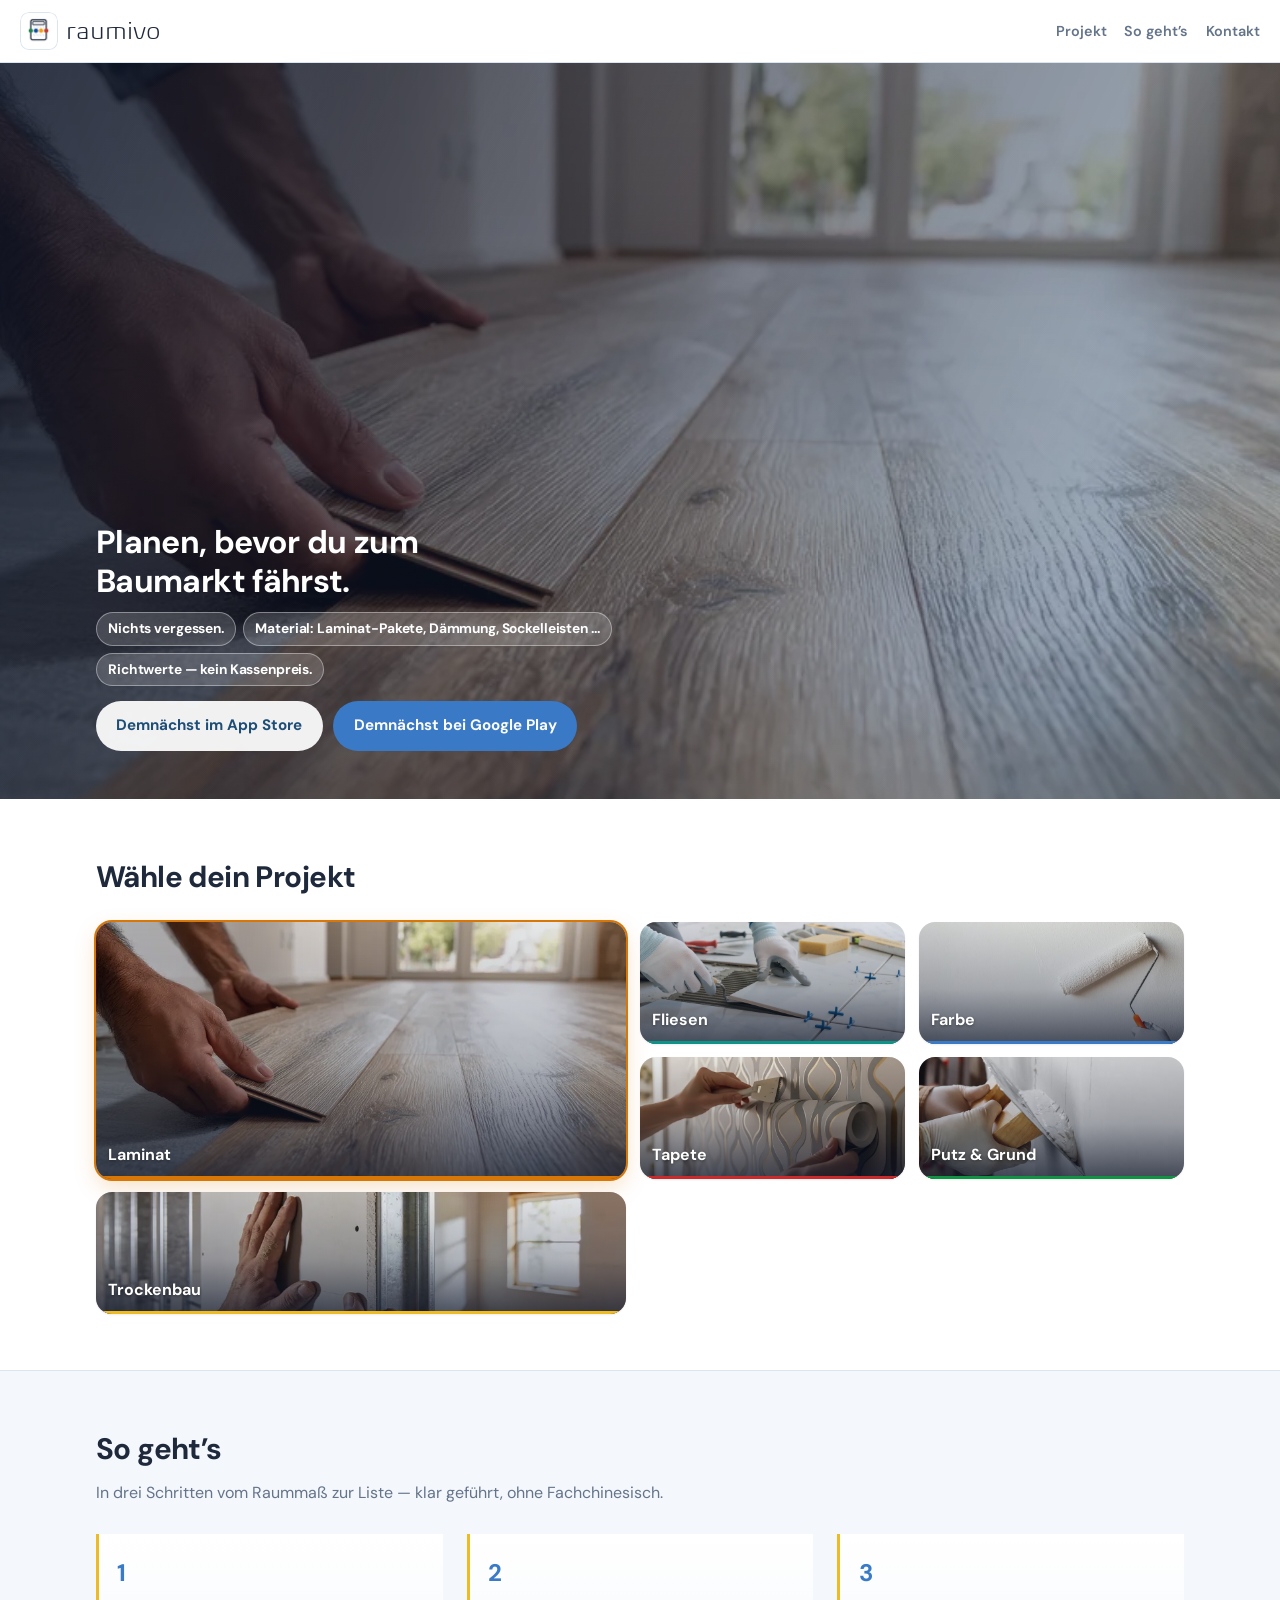
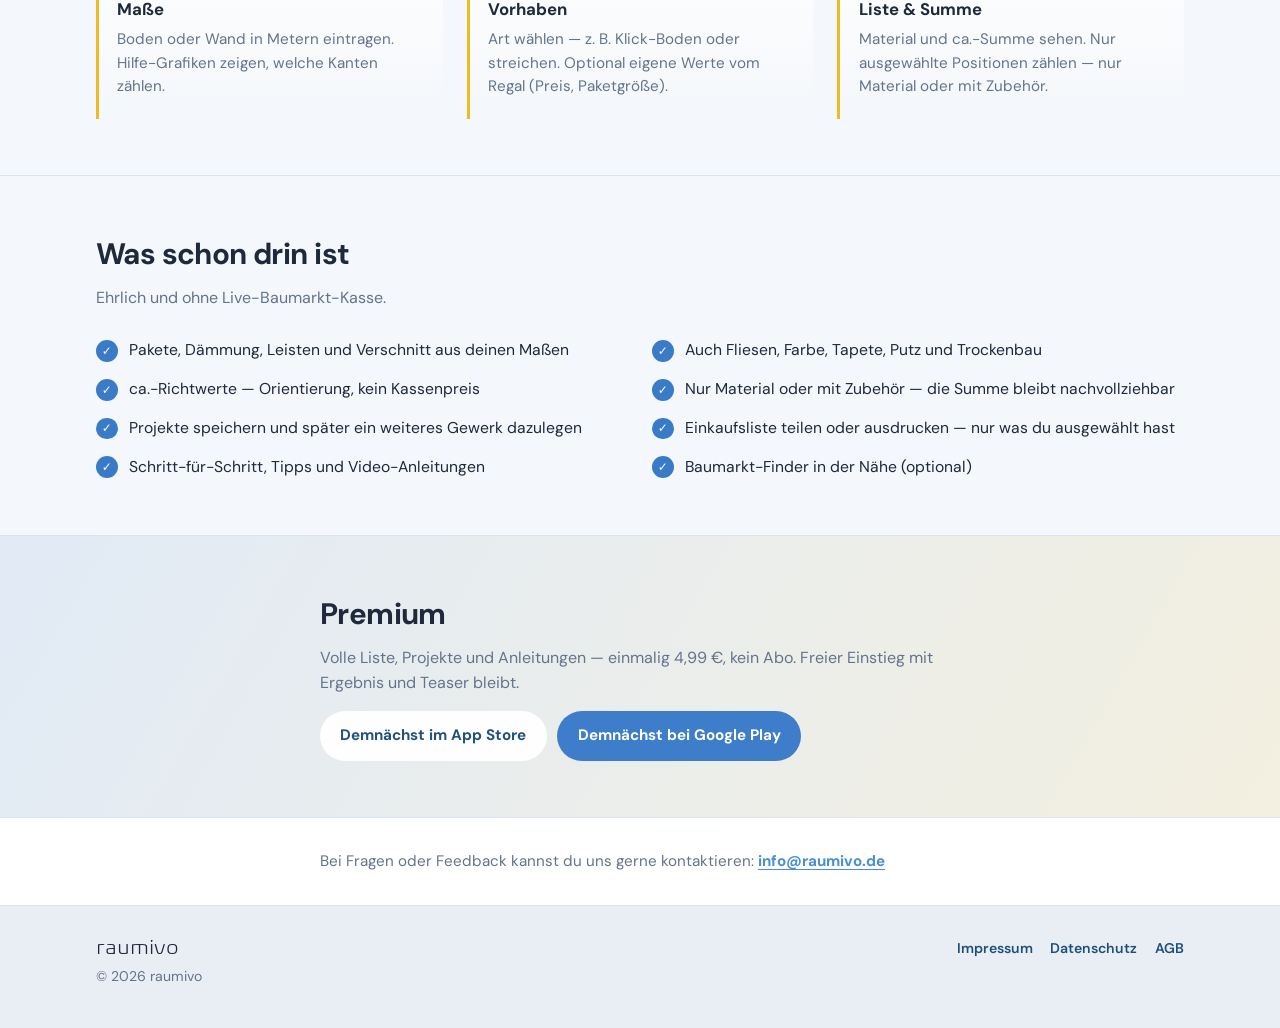
<file: index.html>
<!DOCTYPE html>
<html lang="de">
<head>
    <meta charset="UTF-8">
    <meta name="viewport" content="width=device-width, initial-scale=1">
    <title>raumivo — Laminat &amp; Heimwerker planen</title>
    <meta name="description" content="Neuen Boden planen mit raumivo: Pakete, Dämmung, Leisten und ca.-Richtwerte — plus Farbe, Tapete, Fliesen und mehr. App für Android und iOS.">
    <meta name="theme-color" content="#3A7BC8">
    <link rel="icon" type="image/png" href="img/logo.png">
    <link rel="stylesheet" href="site.css">
</head>
<body>
    <header class="site-header">
        <a class="brand" href="index.html" aria-label="raumivo Start">
            <img src="img/logo.png" width="40" height="40" alt="">
            <span class="brand-name raumivo-wordmark">raumivo</span>
        </a>
        <nav class="site-nav" aria-label="Seiten">
            <a href="#gewerke">Projekt</a>
            <a href="#so-gehts">So geht’s</a>
            <a href="#kontakt">Kontakt</a>
        </nav>
    </header>

    <main>
        <section class="hero" aria-labelledby="hero-title">
            <div class="hero-bg" style="background-image:url('img/gewerke/home-laminat.webp')" role="img" aria-label="Laminatboden"></div>
            <div class="hero-shade" aria-hidden="true"></div>
            <div class="hero-inner">
                <h1 id="hero-title" class="hero-headline">Planen, bevor du zum Baumarkt fährst.</h1>
                <ul class="hero-slogans">
                    <li>Nichts vergessen.</li>
                    <li>Material: Laminat-Pakete, Dämmung, Sockelleisten …</li>
                    <li>Richtwerte — kein Kassenpreis.</li>
                </ul>
                <div class="cta-row">
                    <a class="btn btn-secondary is-soon" href="mailto:info@raumivo.de" data-store="appstore"
                       data-label-soon="Demnächst im App Store"
                       data-label-live="Im App Store laden">Demnächst im App Store</a>
                    <a class="btn btn-primary is-soon" href="mailto:info@raumivo.de" data-store="play"
                       data-label-soon="Demnächst bei Google Play"
                       data-label-live="Bei Google Play laden">Demnächst bei Google Play</a>
                </div>
            </div>
        </section>

        <section id="gewerke" class="section section-trades" aria-labelledby="trades-title">
            <div class="section-inner">
                <h2 id="trades-title">Wähle dein Projekt</h2>
                <div class="trade-grid" role="list">
                    <article class="trade-tile trade-tile--star trade-tile--laminat" role="listitem">
                        <span class="trade-tile-bg" style="background-image:url('img/gewerke/home-laminat.webp')"></span>
                        <span class="trade-tile-shade" aria-hidden="true"></span>
                        <span class="trade-tile-label">Laminat</span>
                    </article>
                    <article class="trade-tile trade-tile--fliesen" role="listitem">
                        <span class="trade-tile-bg" style="background-image:url('img/gewerke/home-fliesen.webp')"></span>
                        <span class="trade-tile-shade" aria-hidden="true"></span>
                        <span class="trade-tile-label">Fliesen</span>
                    </article>
                    <article class="trade-tile trade-tile--farbe" role="listitem">
                        <span class="trade-tile-bg" style="background-image:url('img/gewerke/home-farbe.webp')"></span>
                        <span class="trade-tile-shade" aria-hidden="true"></span>
                        <span class="trade-tile-label">Farbe</span>
                    </article>
                    <article class="trade-tile trade-tile--tapete" role="listitem">
                        <span class="trade-tile-bg" style="background-image:url('img/gewerke/home-tapete.webp')"></span>
                        <span class="trade-tile-shade" aria-hidden="true"></span>
                        <span class="trade-tile-label">Tapete</span>
                    </article>
                    <article class="trade-tile trade-tile--putz" role="listitem">
                        <span class="trade-tile-bg" style="background-image:url('img/gewerke/home-putz.webp')"></span>
                        <span class="trade-tile-shade" aria-hidden="true"></span>
                        <span class="trade-tile-label">Putz &amp; Grund</span>
                    </article>
                    <article class="trade-tile trade-tile--trockenbau" role="listitem">
                        <span class="trade-tile-bg" style="background-image:url('img/gewerke/home-trockenbau.webp')"></span>
                        <span class="trade-tile-shade" aria-hidden="true"></span>
                        <span class="trade-tile-label">Trockenbau</span>
                    </article>
                </div>
            </div>
        </section>

        <section id="so-gehts" class="section section-how" aria-labelledby="how-title">
            <div class="section-inner">
                <h2 id="how-title">So geht’s</h2>
                <p class="section-lead">In drei Schritten vom Raummaß zur Liste — klar geführt, ohne Fachchinesisch.</p>
                <ol class="steps">
                    <li class="step">
                        <h3>Maße</h3>
                        <p>Boden oder Wand in Metern eintragen. Hilfe-Grafiken zeigen, welche Kanten zählen.</p>
                    </li>
                    <li class="step">
                        <h3>Vorhaben</h3>
                        <p>Art wählen — z.&nbsp;B. Klick-Boden oder streichen. Optional eigene Werte vom Regal (Preis, Paketgröße).</p>
                    </li>
                    <li class="step">
                        <h3>Liste &amp; Summe</h3>
                        <p>Material und ca.-Summe sehen. Nur ausgewählte Positionen zählen — nur Material oder mit Zubehör.</p>
                    </li>
                </ol>
            </div>
        </section>

        <section id="nutzen" class="section" aria-labelledby="benefits-title">
            <div class="section-inner">
                <h2 id="benefits-title">Was schon drin ist</h2>
                <p class="section-lead">Ehrlich und ohne Live-Baumarkt-Kasse.</p>
                <ul class="checks">
                    <li><span class="check-mark" aria-hidden="true">✓</span><span>Pakete, Dämmung, Leisten und Verschnitt aus deinen Maßen</span></li>
                    <li><span class="check-mark" aria-hidden="true">✓</span><span>Auch Fliesen, Farbe, Tapete, Putz und Trockenbau</span></li>
                    <li><span class="check-mark" aria-hidden="true">✓</span><span>ca.-Richtwerte — Orientierung, kein Kassenpreis</span></li>
                    <li><span class="check-mark" aria-hidden="true">✓</span><span>Nur Material oder mit Zubehör — die Summe bleibt nachvollziehbar</span></li>
                    <li><span class="check-mark" aria-hidden="true">✓</span><span>Projekte speichern und später ein weiteres Gewerk dazulegen</span></li>
                    <li><span class="check-mark" aria-hidden="true">✓</span><span>Einkaufsliste teilen oder ausdrucken — nur was du ausgewählt hast</span></li>
                    <li><span class="check-mark" aria-hidden="true">✓</span><span>Schritt-für-Schritt, Tipps und Video-Anleitungen</span></li>
                    <li><span class="check-mark" aria-hidden="true">✓</span><span>Baumarkt-Finder in der Nähe (optional)</span></li>
                </ul>
            </div>
        </section>

        <section class="section section-premium" aria-labelledby="premium-title">
            <div class="section-inner premium-box">
                <h2 id="premium-title">Premium</h2>
                <p>Volle Liste, Projekte und Anleitungen — einmalig 4,99&nbsp;€, kein Abo. Freier Einstieg mit Ergebnis und Teaser bleibt.</p>
                <div class="cta-row">
                    <a class="btn btn-secondary is-soon" href="mailto:info@raumivo.de" data-store="appstore"
                       data-label-soon="Demnächst im App Store"
                       data-label-live="Im App Store laden">Demnächst im App Store</a>
                    <a class="btn btn-primary is-soon" href="mailto:info@raumivo.de" data-store="play"
                       data-label-soon="Demnächst bei Google Play"
                       data-label-live="Bei Google Play laden">Demnächst bei Google Play</a>
                </div>
            </div>
        </section>

        <section id="kontakt" class="section section-contact" aria-label="Kontakt">
            <div class="section-inner contact-box">
                <p class="contact-hint">
                    Bei Fragen oder Feedback kannst du uns gerne kontaktieren:
                    <a href="mailto:info@raumivo.de" data-site-email="fill">info@raumivo.de</a>
                </p>
            </div>
        </section>
    </main>

    <footer class="site-footer">
        <div class="section-inner">
            <div>
                <strong class="brand-name raumivo-wordmark" style="font-size:1.25rem;">raumivo</strong>
                <p style="margin:0.35rem 0 0;">© 2026 raumivo</p>
            </div>
            <div class="footer-links">
                <a href="impressum.html">Impressum</a>
                <a href="datenschutz.html">Datenschutz</a>
                <a href="agb.html">AGB</a>
            </div>
        </div>
    </footer>

    <script src="site-config.js"></script>
    <script src="site.js"></script>
</body>
</html>
</file>
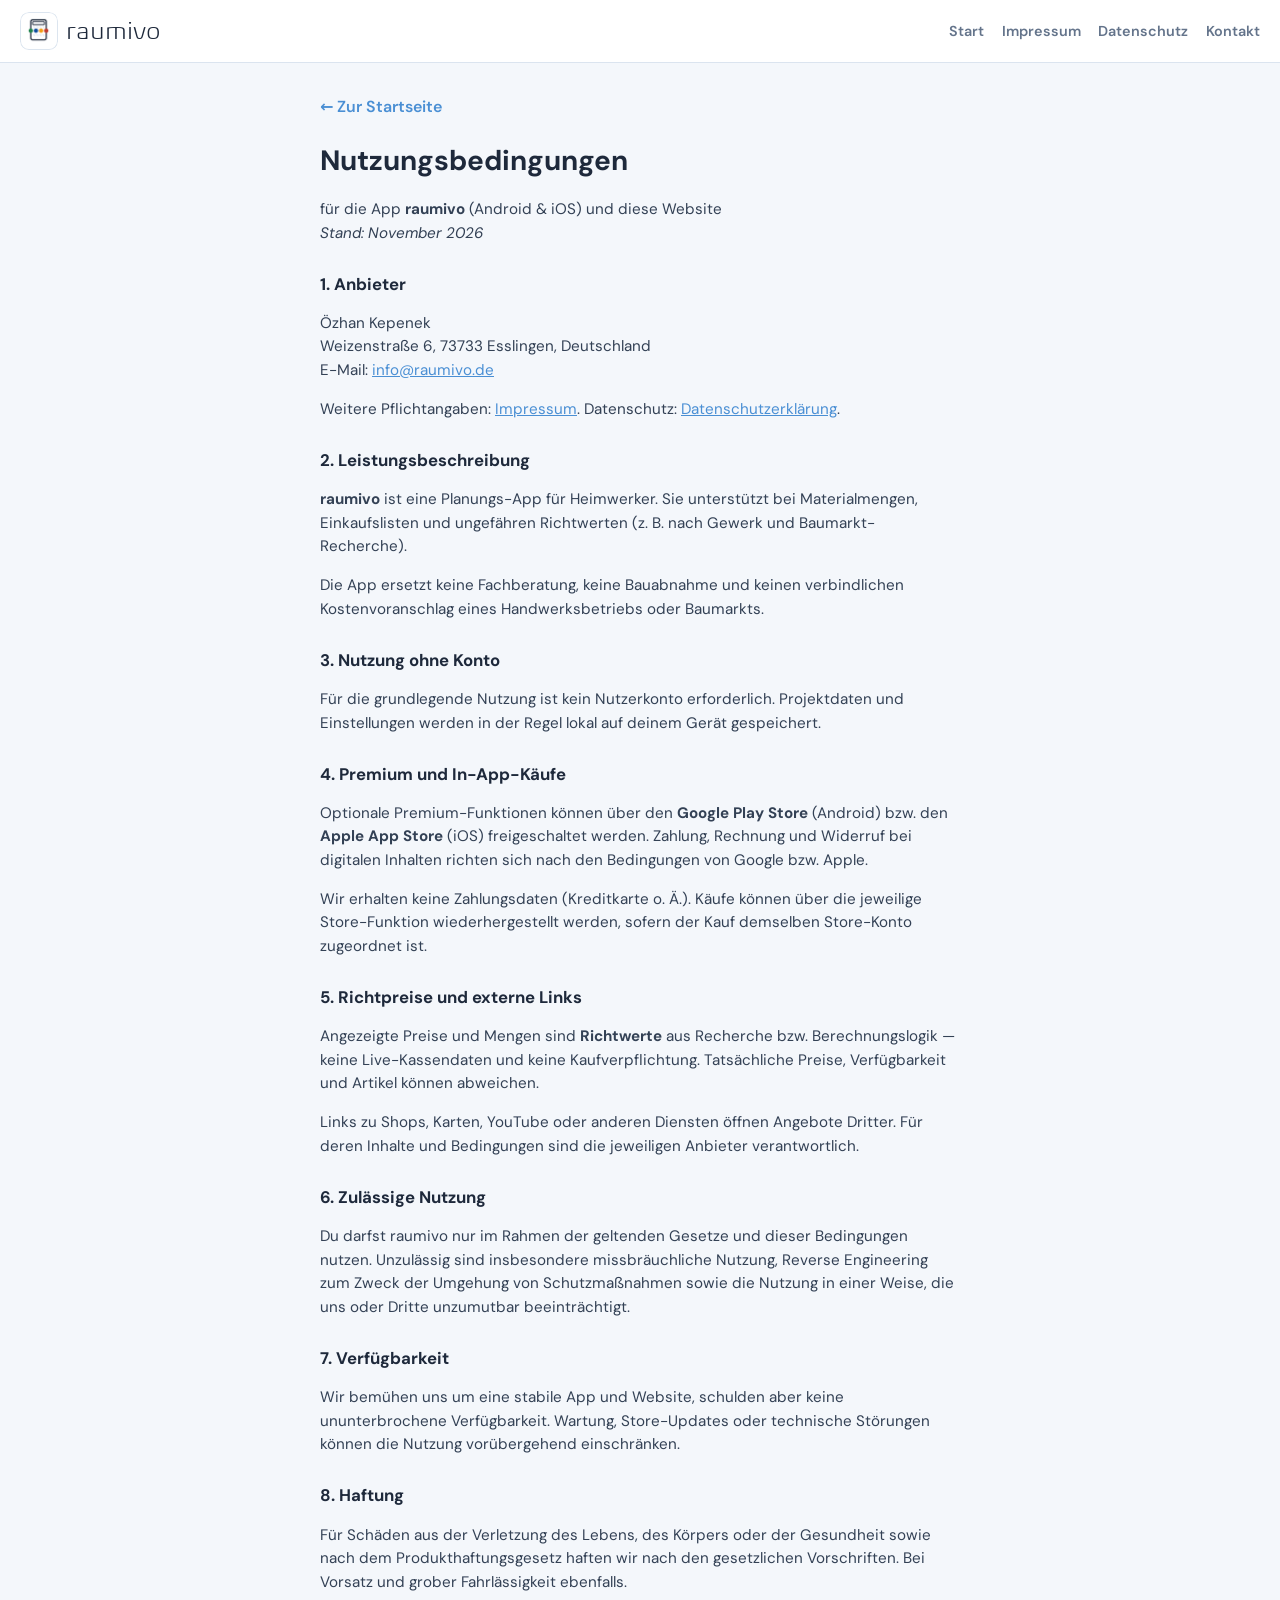
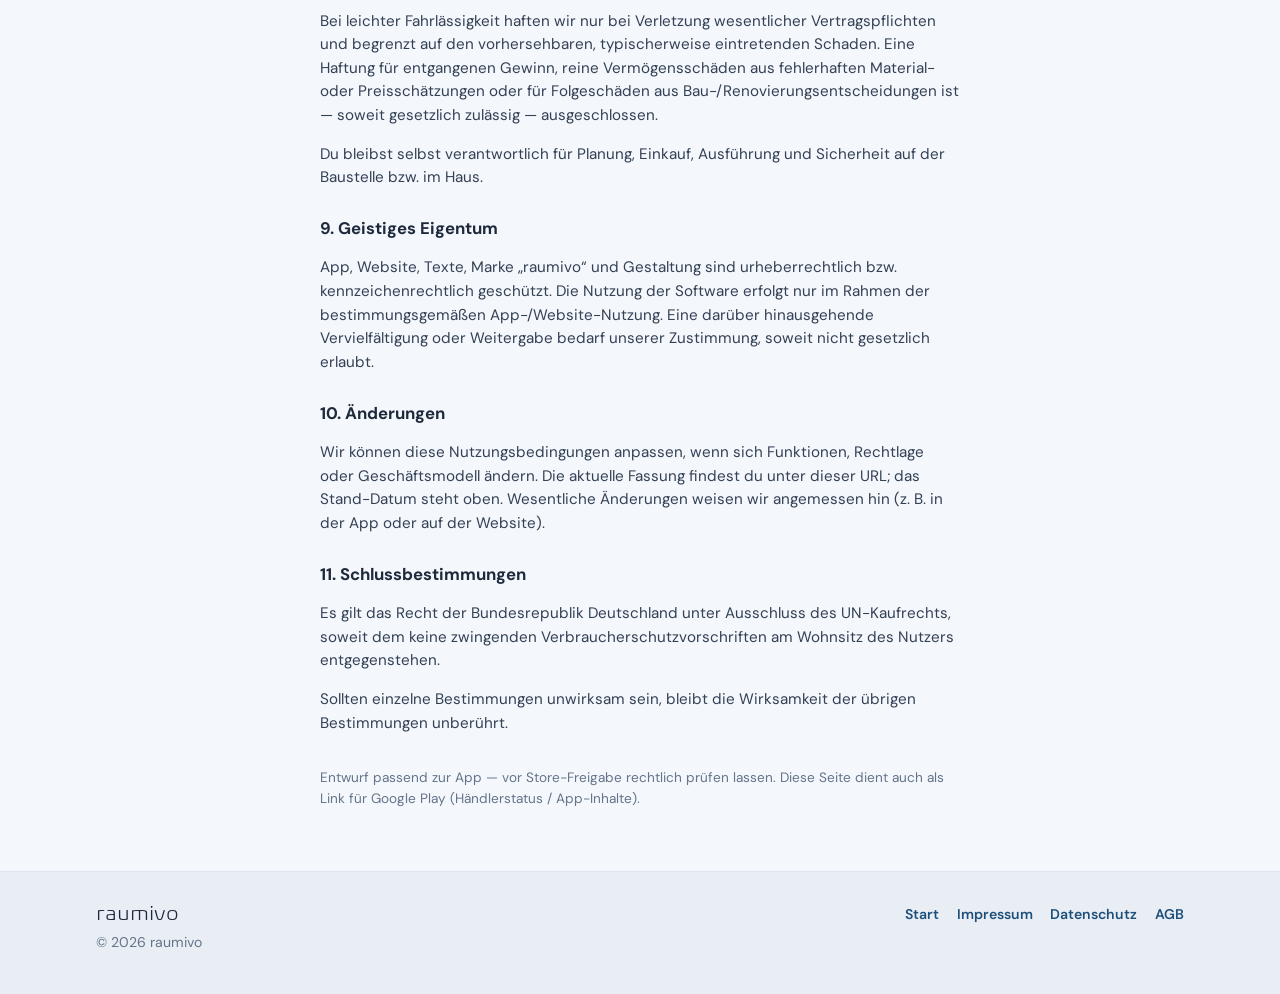
<file: agb.html>
<!DOCTYPE html>
<html lang="de">
<head>
    <meta charset="UTF-8">
    <meta name="viewport" content="width=device-width, initial-scale=1">
    <title>Nutzungsbedingungen — raumivo</title>
    <meta name="description" content="Nutzungsbedingungen (AGB) für die App raumivo und die Website raumivo.de.">
    <meta name="theme-color" content="#3A7BC8">
    <link rel="icon" type="image/png" href="img/logo.png">
    <link rel="stylesheet" href="site.css">
</head>
<body>
    <header class="site-header">
        <a class="brand" href="index.html" aria-label="raumivo Start">
            <img src="img/logo.png" width="40" height="40" alt="">
            <span class="brand-name raumivo-wordmark">raumivo</span>
        </a>
        <nav class="site-nav" aria-label="Seiten">
            <a href="index.html">Start</a>
            <a href="impressum.html">Impressum</a>
            <a href="datenschutz.html">Datenschutz</a>
            <a href="mailto:info@raumivo.de" data-site-email>Kontakt</a>
        </nav>
    </header>

    <main class="legal-page">
        <div class="section-inner">
            <a class="back-link" href="index.html">← Zur Startseite</a>
            <h1>Nutzungsbedingungen</h1>
            <p>für die App <strong>raumivo</strong> (Android &amp; iOS) und diese Website<br>
                <em>Stand: November 2026</em></p>

            <h2>1. Anbieter</h2>
            <p>
                Özhan Kepenek<br>
                Weizenstraße 6, 73733 Esslingen, Deutschland<br>
                E-Mail: <a href="mailto:info@raumivo.de" data-site-email="fill">info@raumivo.de</a>
            </p>
            <p>Weitere Pflichtangaben: <a href="impressum.html">Impressum</a>. Datenschutz: <a href="datenschutz.html">Datenschutzerklärung</a>.</p>

            <h2>2. Leistungsbeschreibung</h2>
            <p><strong>raumivo</strong> ist eine Planungs-App für Heimwerker. Sie unterstützt bei Materialmengen, Einkaufslisten und ungefähren Richtwerten (z.&nbsp;B. nach Gewerk und Baumarkt-Recherche).</p>
            <p>Die App ersetzt keine Fachberatung, keine Bauabnahme und keinen verbindlichen Kostenvoranschlag eines Handwerksbetriebs oder Baumarkts.</p>

            <h2>3. Nutzung ohne Konto</h2>
            <p>Für die grundlegende Nutzung ist kein Nutzerkonto erforderlich. Projektdaten und Einstellungen werden in der Regel lokal auf deinem Gerät gespeichert.</p>

            <h2>4. Premium und In-App-Käufe</h2>
            <p>Optionale Premium-Funktionen können über den <strong>Google Play Store</strong> (Android) bzw. den <strong>Apple App Store</strong> (iOS) freigeschaltet werden. Zahlung, Rechnung und Widerruf bei digitalen Inhalten richten sich nach den Bedingungen von Google bzw. Apple.</p>
            <p>Wir erhalten keine Zahlungsdaten (Kreditkarte o.&nbsp;Ä.). Käufe können über die jeweilige Store-Funktion wiederhergestellt werden, sofern der Kauf demselben Store-Konto zugeordnet ist.</p>

            <h2>5. Richtpreise und externe Links</h2>
            <p>Angezeigte Preise und Mengen sind <strong>Richtwerte</strong> aus Recherche bzw. Berechnungslogik — keine Live-Kassendaten und keine Kaufverpflichtung. Tatsächliche Preise, Verfügbarkeit und Artikel können abweichen.</p>
            <p>Links zu Shops, Karten, YouTube oder anderen Diensten öffnen Angebote Dritter. Für deren Inhalte und Bedingungen sind die jeweiligen Anbieter verantwortlich.</p>

            <h2>6. Zulässige Nutzung</h2>
            <p>Du darfst raumivo nur im Rahmen der geltenden Gesetze und dieser Bedingungen nutzen. Unzulässig sind insbesondere missbräuchliche Nutzung, Reverse Engineering zum Zweck der Umgehung von Schutzmaßnahmen sowie die Nutzung in einer Weise, die uns oder Dritte unzumutbar beeinträchtigt.</p>

            <h2>7. Verfügbarkeit</h2>
            <p>Wir bemühen uns um eine stabile App und Website, schulden aber keine ununterbrochene Verfügbarkeit. Wartung, Store-Updates oder technische Störungen können die Nutzung vorübergehend einschränken.</p>

            <h2>8. Haftung</h2>
            <p>Für Schäden aus der Verletzung des Lebens, des Körpers oder der Gesundheit sowie nach dem Produkthaftungsgesetz haften wir nach den gesetzlichen Vorschriften. Bei Vorsatz und grober Fahrlässigkeit ebenfalls.</p>
            <p>Bei leichter Fahrlässigkeit haften wir nur bei Verletzung wesentlicher Vertragspflichten und begrenzt auf den vorhersehbaren, typischerweise eintretenden Schaden. Eine Haftung für entgangenen Gewinn, reine Vermögensschäden aus fehlerhaften Material- oder Preisschätzungen oder für Folgeschäden aus Bau-/Renovierungsentscheidungen ist — soweit gesetzlich zulässig — ausgeschlossen.</p>
            <p>Du bleibst selbst verantwortlich für Planung, Einkauf, Ausführung und Sicherheit auf der Baustelle bzw. im Haus.</p>

            <h2>9. Geistiges Eigentum</h2>
            <p>App, Website, Texte, Marke „raumivo“ und Gestaltung sind urheberrechtlich bzw. kennzeichenrechtlich geschützt. Die Nutzung der Software erfolgt nur im Rahmen der bestimmungsgemäßen App-/Website-Nutzung. Eine darüber hinausgehende Vervielfältigung oder Weitergabe bedarf unserer Zustimmung, soweit nicht gesetzlich erlaubt.</p>

            <h2>10. Änderungen</h2>
            <p>Wir können diese Nutzungsbedingungen anpassen, wenn sich Funktionen, Rechtlage oder Geschäftsmodell ändern. Die aktuelle Fassung findest du unter dieser URL; das Stand-Datum steht oben. Wesentliche Änderungen weisen wir angemessen hin (z.&nbsp;B. in der App oder auf der Website).</p>

            <h2>11. Schlussbestimmungen</h2>
            <p>Es gilt das Recht der Bundesrepublik Deutschland unter Ausschluss des UN-Kaufrechts, soweit dem keine zwingenden Verbraucherschutzvorschriften am Wohnsitz des Nutzers entgegenstehen.</p>
            <p>Sollten einzelne Bestimmungen unwirksam sein, bleibt die Wirksamkeit der übrigen Bestimmungen unberührt.</p>

            <p style="margin-top:2rem;font-size:0.85rem;color:#64748b;">Entwurf passend zur App — vor Store-Freigabe rechtlich prüfen lassen. Diese Seite dient auch als Link für Google Play (Händlerstatus / App-Inhalte).</p>
        </div>
    </main>

    <footer class="site-footer">
        <div class="section-inner">
            <div>
                <strong class="brand-name raumivo-wordmark" style="font-size:1.25rem;">raumivo</strong>
                <p style="margin:0.35rem 0 0;">© 2026 raumivo</p>
            </div>
            <div class="footer-links">
                <a href="index.html">Start</a>
                <a href="impressum.html">Impressum</a>
                <a href="datenschutz.html">Datenschutz</a>
                <a href="agb.html">AGB</a>
            </div>
        </div>
    </footer>

    <script src="site-config.js"></script>
    <script src="site.js"></script>
</body>
</html>
</file>
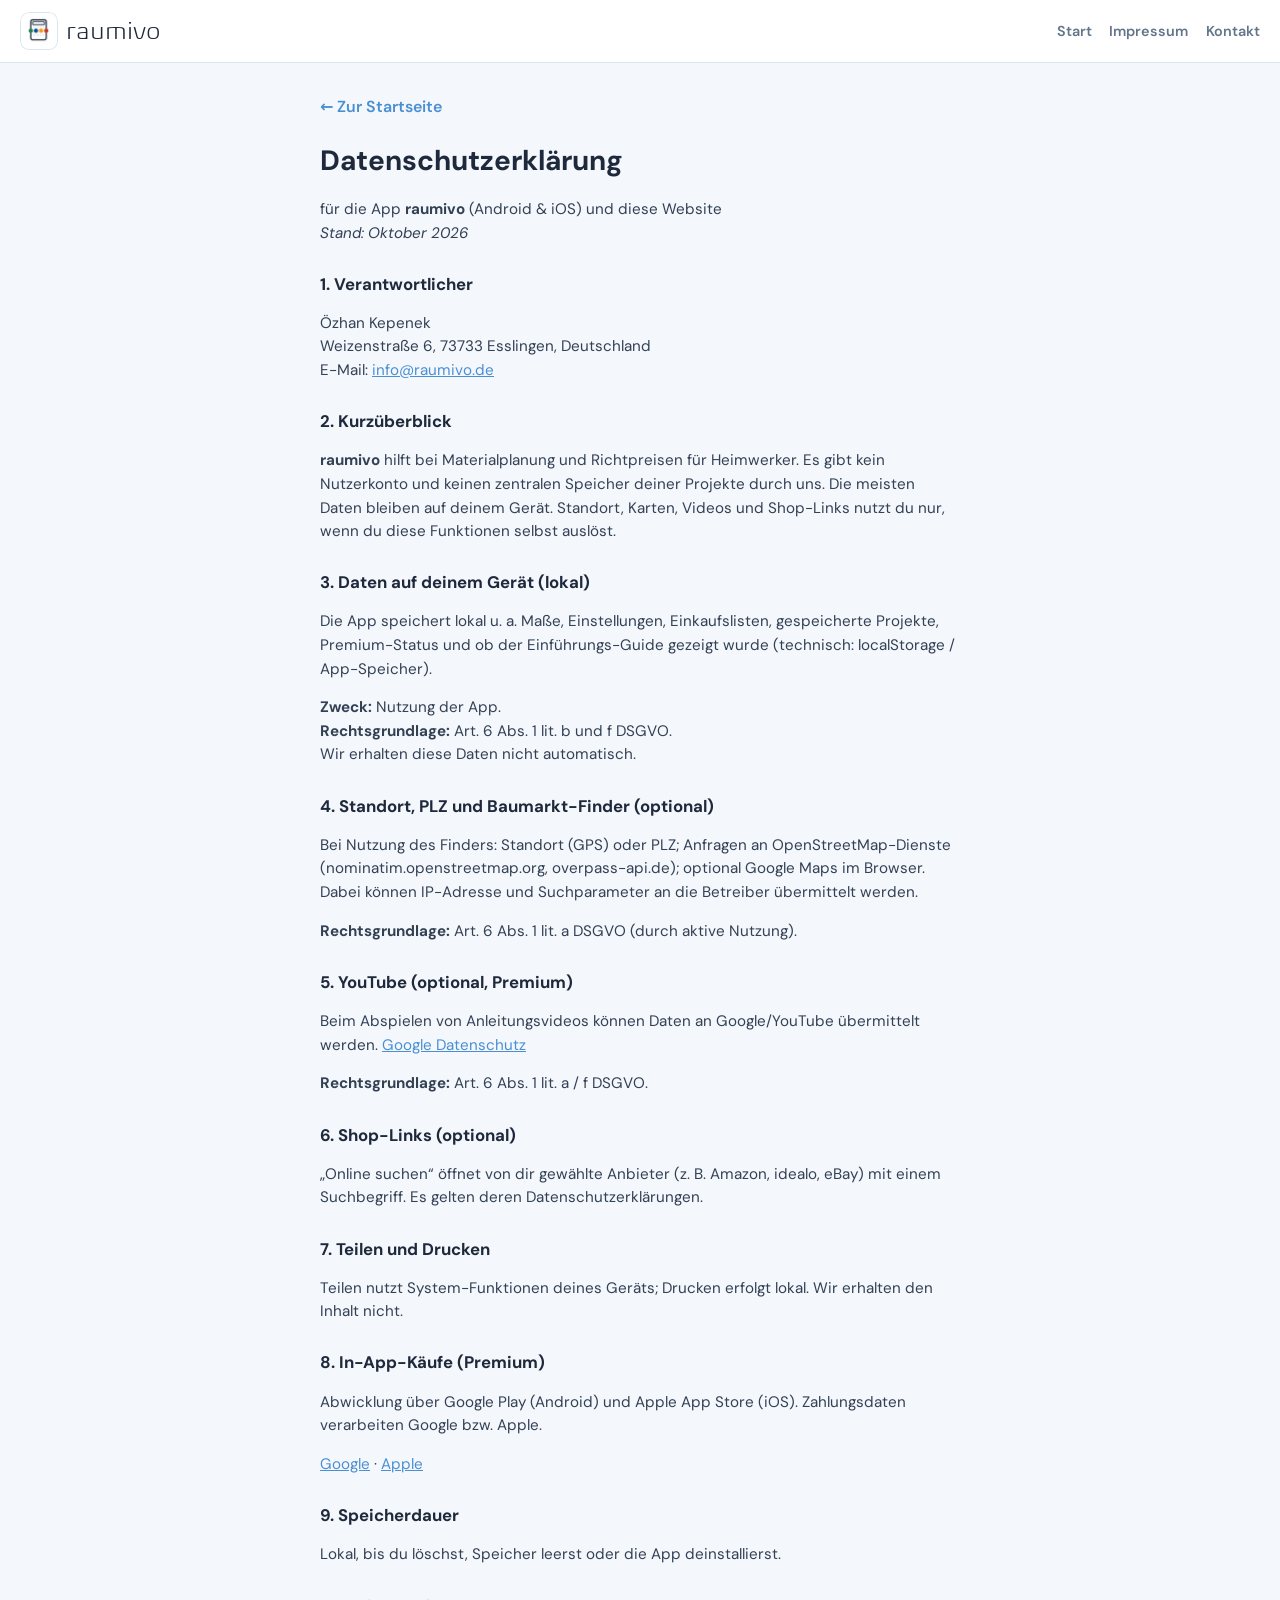
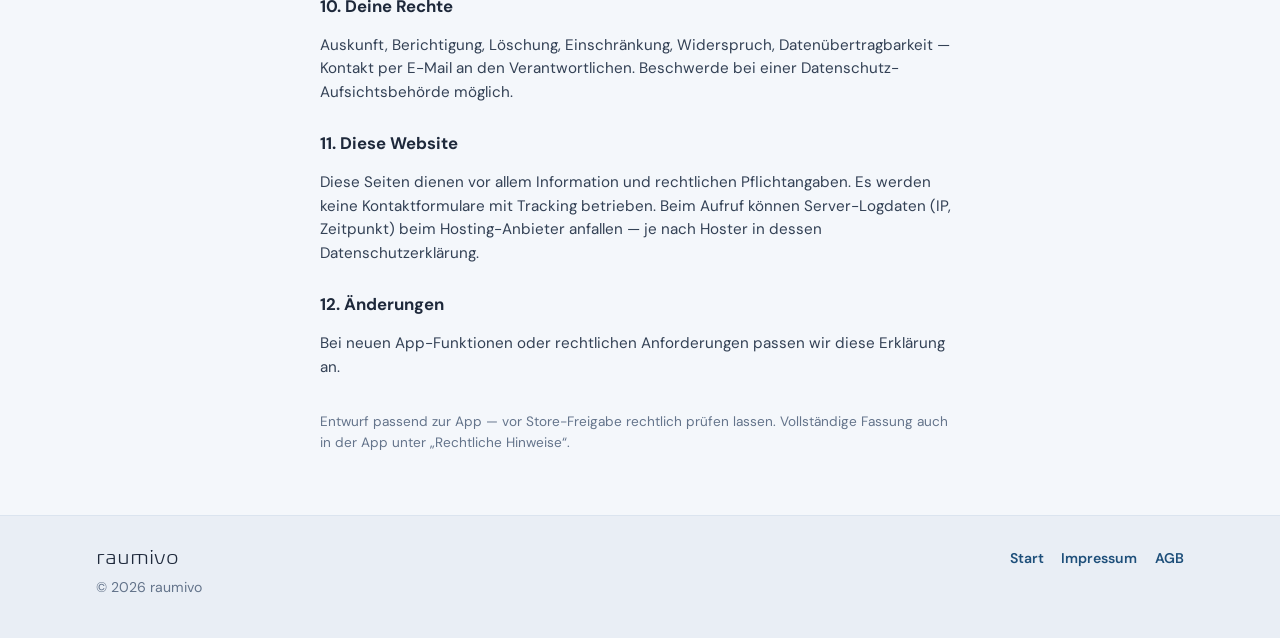
<file: datenschutz.html>
<!DOCTYPE html>
<html lang="de">
<head>
    <meta charset="UTF-8">
    <meta name="viewport" content="width=device-width, initial-scale=1">
    <title>Datenschutz — raumivo</title>
    <meta name="description" content="Datenschutzerklärung für die App raumivo und die Website raumivo.de.">
    <meta name="theme-color" content="#3A7BC8">
    <link rel="icon" type="image/png" href="img/logo.png">
    <link rel="stylesheet" href="site.css">
</head>
<body>
    <header class="site-header">
        <a class="brand" href="index.html" aria-label="raumivo Start">
            <img src="img/logo.png" width="40" height="40" alt="">
            <span class="brand-name raumivo-wordmark">raumivo</span>
        </a>
        <nav class="site-nav" aria-label="Seiten">
            <a href="index.html">Start</a>
            <a href="impressum.html">Impressum</a>
            <a href="mailto:info@raumivo.de" data-site-email>Kontakt</a>
        </nav>
    </header>

    <main class="legal-page">
        <div class="section-inner">
            <a class="back-link" href="index.html">← Zur Startseite</a>
            <h1>Datenschutzerklärung</h1>
            <p>für die App <strong>raumivo</strong> (Android &amp; iOS) und diese Website<br>
                <em>Stand: Oktober 2026</em></p>

            <h2>1. Verantwortlicher</h2>
            <p>
                Özhan Kepenek<br>
                Weizenstraße 6, 73733 Esslingen, Deutschland<br>
                E-Mail: <a href="mailto:info@raumivo.de" data-site-email="fill">info@raumivo.de</a>
            </p>

            <h2>2. Kurzüberblick</h2>
            <p><strong>raumivo</strong> hilft bei Materialplanung und Richtpreisen für Heimwerker. Es gibt kein Nutzerkonto und keinen zentralen Speicher deiner Projekte durch uns. Die meisten Daten bleiben auf deinem Gerät. Standort, Karten, Videos und Shop-Links nutzt du nur, wenn du diese Funktionen selbst auslöst.</p>

            <h2>3. Daten auf deinem Gerät (lokal)</h2>
            <p>Die App speichert lokal u.&nbsp;a. Maße, Einstellungen, Einkaufslisten, gespeicherte Projekte, Premium-Status und ob der Einführungs-Guide gezeigt wurde (technisch: localStorage / App-Speicher).</p>
            <p><strong>Zweck:</strong> Nutzung der App.<br>
                <strong>Rechtsgrundlage:</strong> Art. 6 Abs. 1 lit. b und f DSGVO.<br>
                Wir erhalten diese Daten nicht automatisch.</p>

            <h2>4. Standort, PLZ und Baumarkt-Finder (optional)</h2>
            <p>Bei Nutzung des Finders: Standort (GPS) oder PLZ; Anfragen an OpenStreetMap-Dienste (nominatim.openstreetmap.org, overpass-api.de); optional Google Maps im Browser. Dabei können IP-Adresse und Suchparameter an die Betreiber übermittelt werden.</p>
            <p><strong>Rechtsgrundlage:</strong> Art. 6 Abs. 1 lit. a DSGVO (durch aktive Nutzung).</p>

            <h2>5. YouTube (optional, Premium)</h2>
            <p>Beim Abspielen von Anleitungsvideos können Daten an Google/YouTube übermittelt werden.
                <a href="https://policies.google.com/privacy?hl=de" target="_blank" rel="noopener noreferrer">Google Datenschutz</a></p>
            <p><strong>Rechtsgrundlage:</strong> Art. 6 Abs. 1 lit. a / f DSGVO.</p>

            <h2>6. Shop-Links (optional)</h2>
            <p>„Online suchen“ öffnet von dir gewählte Anbieter (z.&nbsp;B. Amazon, idealo, eBay) mit einem Suchbegriff. Es gelten deren Datenschutzerklärungen.</p>

            <h2>7. Teilen und Drucken</h2>
            <p>Teilen nutzt System-Funktionen deines Geräts; Drucken erfolgt lokal. Wir erhalten den Inhalt nicht.</p>

            <h2>8. In-App-Käufe (Premium)</h2>
            <p>Abwicklung über Google Play (Android) und Apple App Store (iOS). Zahlungsdaten verarbeiten Google bzw. Apple.</p>
            <p>
                <a href="https://policies.google.com/privacy?hl=de" target="_blank" rel="noopener noreferrer">Google</a> ·
                <a href="https://www.apple.com/legal/privacy/de-ww/" target="_blank" rel="noopener noreferrer">Apple</a>
            </p>

            <h2>9. Speicherdauer</h2>
            <p>Lokal, bis du löschst, Speicher leerst oder die App deinstallierst.</p>

            <h2>10. Deine Rechte</h2>
            <p>Auskunft, Berichtigung, Löschung, Einschränkung, Widerspruch, Datenübertragbarkeit — Kontakt per E-Mail an den Verantwortlichen. Beschwerde bei einer Datenschutz-Aufsichtsbehörde möglich.</p>

            <h2>11. Diese Website</h2>
            <p>Diese Seiten dienen vor allem Information und rechtlichen Pflichtangaben. Es werden keine Kontaktformulare mit Tracking betrieben. Beim Aufruf können Server-Logdaten (IP, Zeitpunkt) beim Hosting-Anbieter anfallen — je nach Hoster in dessen Datenschutzerklärung.</p>

            <h2>12. Änderungen</h2>
            <p>Bei neuen App-Funktionen oder rechtlichen Anforderungen passen wir diese Erklärung an.</p>

            <p style="margin-top:2rem;font-size:0.85rem;color:#64748b;">Entwurf passend zur App — vor Store-Freigabe rechtlich prüfen lassen. Vollständige Fassung auch in der App unter „Rechtliche Hinweise“.</p>
        </div>
    </main>

    <footer class="site-footer">
        <div class="section-inner">
            <div>
                <strong class="brand-name raumivo-wordmark" style="font-size:1.25rem;">raumivo</strong>
                <p style="margin:0.35rem 0 0;">© 2026 raumivo</p>
            </div>
            <div class="footer-links">
                <a href="index.html">Start</a>
                <a href="impressum.html">Impressum</a>
                <a href="agb.html">AGB</a>
            </div>
        </div>
    </footer>

    <script src="site-config.js"></script>
    <script src="site.js"></script>
</body>
</html>
</file>
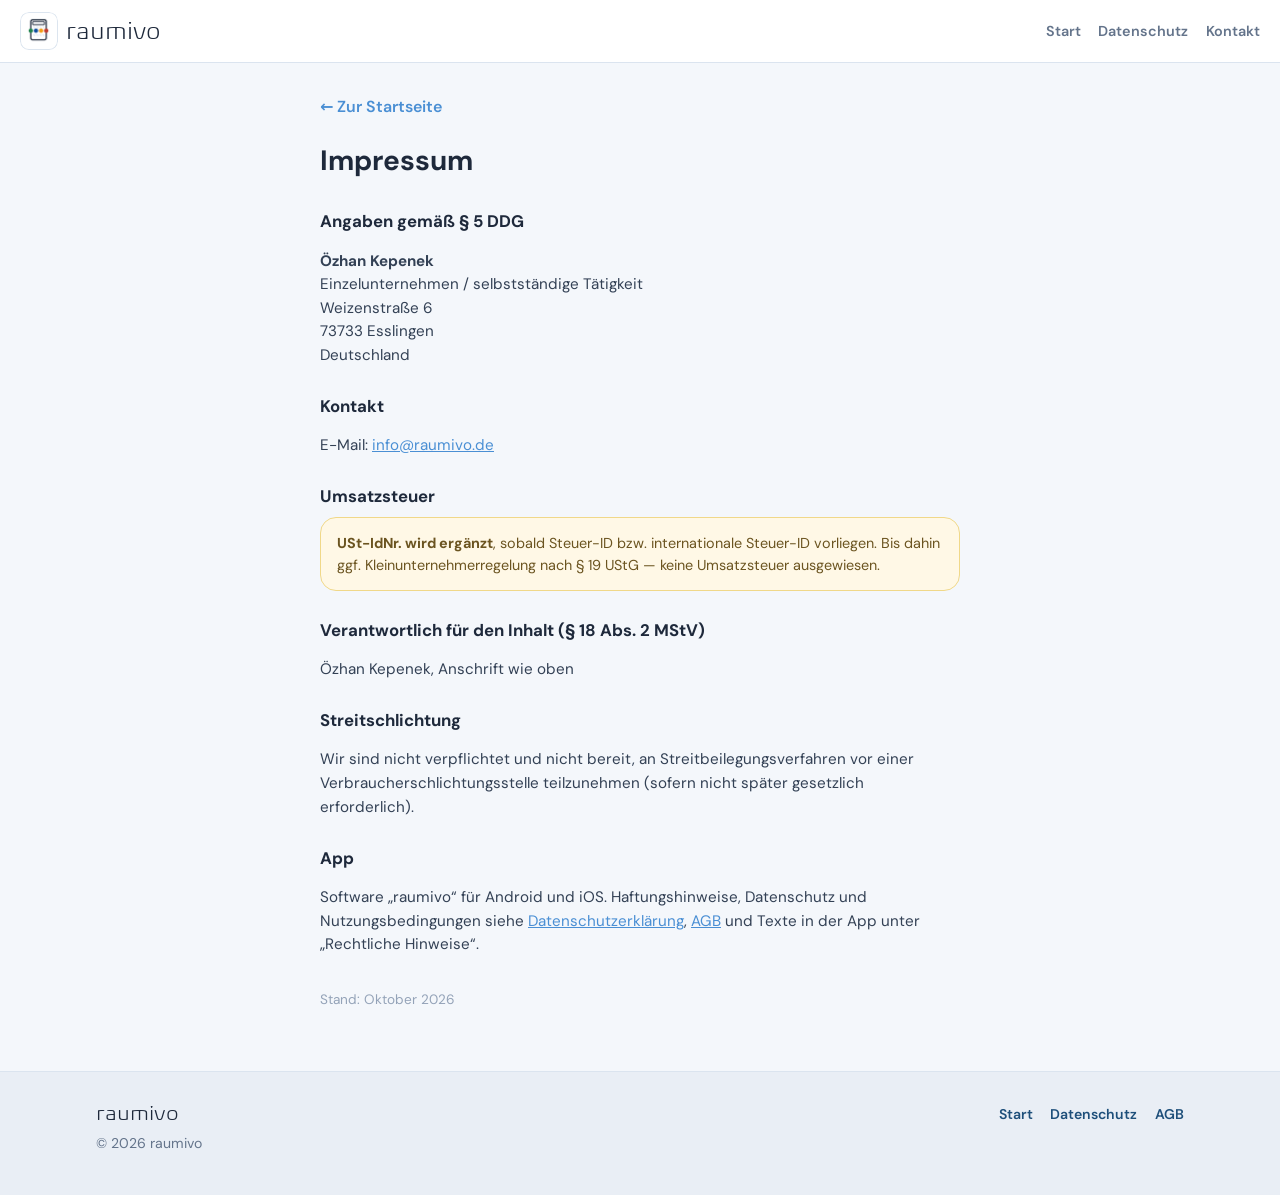
<file: impressum.html>
<!DOCTYPE html>
<html lang="de">
<head>
    <meta charset="UTF-8">
    <meta name="viewport" content="width=device-width, initial-scale=1">
    <title>Impressum — raumivo</title>
    <meta name="description" content="Impressum raumivo — Angaben gemäß § 5 DDG.">
    <meta name="theme-color" content="#3A7BC8">
    <link rel="icon" type="image/png" href="img/logo.png">
    <link rel="stylesheet" href="site.css">
</head>
<body>
    <header class="site-header">
        <a class="brand" href="index.html" aria-label="raumivo Start">
            <img src="img/logo.png" width="40" height="40" alt="">
            <span class="brand-name raumivo-wordmark">raumivo</span>
        </a>
        <nav class="site-nav" aria-label="Seiten">
            <a href="index.html">Start</a>
            <a href="datenschutz.html">Datenschutz</a>
            <a href="mailto:info@raumivo.de" data-site-email>Kontakt</a>
        </nav>
    </header>

    <main class="legal-page">
        <div class="section-inner">
            <a class="back-link" href="index.html">← Zur Startseite</a>
            <h1>Impressum</h1>

            <h2>Angaben gemäß § 5 DDG</h2>
            <p>
                <strong>Özhan Kepenek</strong><br>
                Einzelunternehmen / selbstständige Tätigkeit<br>
                Weizenstraße 6<br>
                73733 Esslingen<br>
                Deutschland
            </p>

            <h2>Kontakt</h2>
            <p>
                E-Mail: <a href="mailto:info@raumivo.de" data-site-email="fill">info@raumivo.de</a>
            </p>

            <h2>Umsatzsteuer</h2>
            <div id="ust-pending" class="note-pending">
                <strong>USt-IdNr. wird ergänzt</strong>, sobald Steuer-ID bzw. internationale Steuer-ID vorliegen.
                Bis dahin ggf. Kleinunternehmerregelung nach §&nbsp;19&nbsp;UStG — keine Umsatzsteuer ausgewiesen.
            </div>
            <p id="ust-live" hidden>
                Umsatzsteuer-Identifikationsnummer gemäß §&nbsp;27a&nbsp;UStG:
                <strong id="ust-value"></strong>
            </p>

            <h2>Verantwortlich für den Inhalt (§ 18 Abs. 2 MStV)</h2>
            <p>Özhan Kepenek, Anschrift wie oben</p>

            <h2>Streitschlichtung</h2>
            <p>Wir sind nicht verpflichtet und nicht bereit, an Streitbeilegungsverfahren vor einer Verbraucherschlichtungsstelle teilzunehmen (sofern nicht später gesetzlich erforderlich).</p>

            <h2>App</h2>
            <p>Software „raumivo“ für Android und iOS. Haftungshinweise, Datenschutz und Nutzungsbedingungen siehe
                <a href="datenschutz.html">Datenschutzerklärung</a>,
                <a href="agb.html">AGB</a>
                und Texte in der App unter „Rechtliche Hinweise“.</p>

            <p style="margin-top:2rem;font-size:0.85rem;color:#94a3b8;">Stand: Oktober 2026</p>
        </div>
    </main>

    <footer class="site-footer">
        <div class="section-inner">
            <div>
                <strong class="brand-name raumivo-wordmark" style="font-size:1.25rem;">raumivo</strong>
                <p style="margin:0.35rem 0 0;">© 2026 raumivo</p>
            </div>
            <div class="footer-links">
                <a href="index.html">Start</a>
                <a href="datenschutz.html">Datenschutz</a>
                <a href="agb.html">AGB</a>
            </div>
        </div>
    </footer>

    <script src="site-config.js"></script>
    <script src="site.js"></script>
</body>
</html>
</file>
<file: site.css>
/* raumivo.de — gemeinsame Website-Styles */
@font-face {
    font-family: "Biome";
    font-style: normal;
    font-weight: 300;
    font-display: swap;
    src: url("./Biome-W04-Light.ttf") format("truetype");
}

/* DM Sans lokal (kein Google Fonts — keine IP an Google) */
@font-face {
    font-family: "DM Sans";
    font-style: normal;
    font-weight: 400;
    font-display: swap;
    src: url("./fonts/dm-sans-latin-ext-400-normal.woff2") format("woff2");
    unicode-range: U+0100-02BA, U+02BD-02C5, U+02C7-02CC, U+02CE-02D7, U+02DD-02FF, U+0304, U+0308, U+0329, U+1D00-1DBF, U+1E00-1E9F, U+1EF2-1EFF, U+2020, U+20A0-20AB, U+20AD-20C0, U+2113, U+2C60-2C7F, U+A720-A7FF;
}
@font-face {
    font-family: "DM Sans";
    font-style: normal;
    font-weight: 400;
    font-display: swap;
    src: url("./fonts/dm-sans-latin-400-normal.woff2") format("woff2");
    unicode-range: U+0000-00FF, U+0131, U+0152-0153, U+02BB-02BC, U+02C6, U+02DA, U+02DC, U+0304, U+0308, U+0329, U+2000-206F, U+20AC, U+2122, U+2191, U+2193, U+2212, U+2215, U+FEFF, U+FFFD;
}
@font-face {
    font-family: "DM Sans";
    font-style: italic;
    font-weight: 400;
    font-display: swap;
    src: url("./fonts/dm-sans-latin-ext-400-italic.woff2") format("woff2");
    unicode-range: U+0100-02BA, U+02BD-02C5, U+02C7-02CC, U+02CE-02D7, U+02DD-02FF, U+0304, U+0308, U+0329, U+1D00-1DBF, U+1E00-1E9F, U+1EF2-1EFF, U+2020, U+20A0-20AB, U+20AD-20C0, U+2113, U+2C60-2C7F, U+A720-A7FF;
}
@font-face {
    font-family: "DM Sans";
    font-style: italic;
    font-weight: 400;
    font-display: swap;
    src: url("./fonts/dm-sans-latin-400-italic.woff2") format("woff2");
    unicode-range: U+0000-00FF, U+0131, U+0152-0153, U+02BB-02BC, U+02C6, U+02DA, U+02DC, U+0304, U+0308, U+0329, U+2000-206F, U+20AC, U+2122, U+2191, U+2193, U+2212, U+2215, U+FEFF, U+FFFD;
}
@font-face {
    font-family: "DM Sans";
    font-style: normal;
    font-weight: 600;
    font-display: swap;
    src: url("./fonts/dm-sans-latin-ext-600-normal.woff2") format("woff2");
    unicode-range: U+0100-02BA, U+02BD-02C5, U+02C7-02CC, U+02CE-02D7, U+02DD-02FF, U+0304, U+0308, U+0329, U+1D00-1DBF, U+1E00-1E9F, U+1EF2-1EFF, U+2020, U+20A0-20AB, U+20AD-20C0, U+2113, U+2C60-2C7F, U+A720-A7FF;
}
@font-face {
    font-family: "DM Sans";
    font-style: normal;
    font-weight: 600;
    font-display: swap;
    src: url("./fonts/dm-sans-latin-600-normal.woff2") format("woff2");
    unicode-range: U+0000-00FF, U+0131, U+0152-0153, U+02BB-02BC, U+02C6, U+02DA, U+02DC, U+0304, U+0308, U+0329, U+2000-206F, U+20AC, U+2122, U+2191, U+2193, U+2212, U+2215, U+FEFF, U+FFFD;
}
@font-face {
    font-family: "DM Sans";
    font-style: normal;
    font-weight: 700;
    font-display: swap;
    src: url("./fonts/dm-sans-latin-ext-700-normal.woff2") format("woff2");
    unicode-range: U+0100-02BA, U+02BD-02C5, U+02C7-02CC, U+02CE-02D7, U+02DD-02FF, U+0304, U+0308, U+0329, U+1D00-1DBF, U+1E00-1E9F, U+1EF2-1EFF, U+2020, U+20A0-20AB, U+20AD-20C0, U+2113, U+2C60-2C7F, U+A720-A7FF;
}
@font-face {
    font-family: "DM Sans";
    font-style: normal;
    font-weight: 700;
    font-display: swap;
    src: url("./fonts/dm-sans-latin-700-normal.woff2") format("woff2");
    unicode-range: U+0000-00FF, U+0131, U+0152-0153, U+02BB-02BC, U+02C6, U+02DA, U+02DC, U+0304, U+0308, U+0329, U+2000-206F, U+20AC, U+2122, U+2191, U+2193, U+2212, U+2215, U+FEFF, U+FFFD;
}

:root {
    --blue: #3a7bc8;
    --blue-mid: #4a8fd4;
    --blue-deep: #1e4f7a;
    --blue-soft: #e8f1fa;
    --yellow: #eebb22;
    --laminat: #d97706;
    --ink: #1e293b;
    --muted: #64748b;
    --line: #dbe4ef;
    --paper: #f4f7fb;
    --white: #ffffff;
    --font-wordmark: "Biome", -apple-system, BlinkMacSystemFont, "Segoe UI", system-ui, sans-serif;
    --font-body: "DM Sans", system-ui, sans-serif;
    --radius: 1rem;
    --max: 68rem;
}

*,
*::before,
*::after {
    box-sizing: border-box;
}

html {
    scroll-behavior: smooth;
}

body {
    margin: 0;
    font-family: var(--font-body);
    color: var(--ink);
    background: var(--paper);
    line-height: 1.55;
    -webkit-font-smoothing: antialiased;
}

img {
    max-width: 100%;
    height: auto;
    display: block;
}

a {
    color: var(--blue-mid);
}

a:hover {
    color: var(--blue-deep);
}

.raumivo-wordmark {
    font-family: var(--font-wordmark);
    font-weight: 300;
    letter-spacing: 0;
    text-transform: lowercase;
}

.site-header {
    position: sticky;
    top: 0;
    z-index: 20;
    display: flex;
    align-items: center;
    justify-content: space-between;
    gap: 0.75rem 1rem;
    padding: 0.75rem 1.25rem;
    /* Solid — transparent logo must not sit on frosted/hero bleed */
    background: #fff;
    border-bottom: 1px solid var(--line);
}

.brand {
    display: inline-flex;
    align-items: center;
    gap: 0.55rem;
    text-decoration: none;
    color: inherit;
    min-width: 0;
    flex-shrink: 0;
}

.brand img {
    width: 2.35rem;
    height: 2.35rem;
    flex-shrink: 0;
    padding: 0.2rem;
    border-radius: 0.55rem;
    background: #fff;
    box-shadow: inset 0 0 0 1px rgba(219, 228, 239, 0.95);
}

.brand-name {
    font-size: 1.45rem;
    line-height: 1;
    color: var(--ink);
}

.site-nav {
    display: flex;
    flex-wrap: nowrap;
    align-items: center;
    justify-content: flex-end;
    gap: 0.85rem 1.1rem;
    font-size: 0.9rem;
    font-weight: 600;
}

.site-nav a {
    text-decoration: none;
    color: var(--muted);
    white-space: nowrap;
}

.site-nav a:hover {
    color: var(--blue);
}

@media (max-width: 560px) {
    .site-header {
        flex-wrap: wrap;
        padding: 0.65rem 1rem 0.7rem;
        row-gap: 0.55rem;
    }

    .brand {
        width: 100%;
    }

    .brand img {
        width: 2.1rem;
        height: 2.1rem;
    }

    .brand-name {
        font-size: 1.28rem;
    }

    .site-nav {
        width: 100%;
        justify-content: flex-start;
        gap: 1rem;
        font-size: 0.82rem;
        padding-top: 0.15rem;
        border-top: 1px solid var(--line);
    }
}

/* —— Hero (full-bleed Laminat) —— */
.hero {
    position: relative;
    overflow: hidden;
    min-height: min(92vh, 46rem);
    display: flex;
    align-items: flex-end;
    padding: 3.5rem 1.25rem 3rem;
    color: #fff;
}

.hero-bg {
    position: absolute;
    inset: 0;
    background-size: cover;
    background-position: center;
    transform: scale(1.02);
    animation: heroZoom 14s ease-out both;
}

.hero-shade {
    position: absolute;
    inset: 0;
    background: linear-gradient(
        115deg,
        rgba(15, 23, 42, 0.82) 0%,
        rgba(15, 23, 42, 0.55) 48%,
        rgba(30, 79, 122, 0.35) 100%
    );
}

.hero-inner {
    position: relative;
    z-index: 1;
    width: 100%;
    max-width: var(--max);
    margin: 0 auto;
    animation: heroIn 0.8s ease both;
}

.hero-brand {
    display: flex;
    align-items: center;
    gap: 0.85rem;
    margin-bottom: 1.1rem;
}

.logo-plate {
    display: grid;
    place-items: center;
    width: 4.35rem;
    height: 4.35rem;
    border-radius: 1.05rem;
    background: #fff;
    box-shadow: 0 8px 22px rgba(15, 23, 42, 0.28);
    flex-shrink: 0;
}

.hero-brand img {
    width: 3.35rem;
    height: 3.35rem;
    filter: none;
}

.hero-slogans {
    display: flex;
    flex-wrap: wrap;
    gap: 0.45rem;
    list-style: none;
    margin: 0 0 0.9rem;
    padding: 0;
    max-width: 36rem;
}

.hero-slogans li {
    margin: 0;
    padding: 0.32rem 0.7rem;
    border-radius: 999px;
    background: rgba(255, 255, 255, 0.16);
    border: 1px solid rgba(255, 255, 255, 0.38);
    color: #fff;
    font-size: 0.86rem;
    font-weight: 700;
    letter-spacing: -0.01em;
}

.hero-wordmark {
    font-size: clamp(2.75rem, 9vw, 4.5rem);
    line-height: 1;
    margin: 0;
    color: #fff;
    text-shadow: 0 2px 18px rgba(0, 0, 0, 0.35);
}

.hero-kicker {
    display: inline-block;
    margin: 0 0 0.55rem;
    padding: 0.2rem 0.55rem;
    border-radius: 999px;
    background: rgba(217, 119, 6, 0.95);
    color: #fff;
    font-size: 0.72rem;
    font-weight: 800;
    letter-spacing: 0.06em;
    text-transform: uppercase;
}

.hero-headline {
    font-family: var(--font-body);
    font-size: clamp(1.4rem, 3.8vw, 2rem);
    font-weight: 700;
    line-height: 1.2;
    max-width: 18ch;
    margin: 0 0 0.75rem;
    color: #fff;
    letter-spacing: -0.02em;
}

.hero-lead {
    max-width: 34rem;
    margin: 0 0 1.5rem;
    font-size: 1.05rem;
    color: rgba(255, 255, 255, 0.88);
}

.cta-row {
    display: flex;
    flex-wrap: wrap;
    gap: 0.65rem;
}

.btn {
    display: inline-flex;
    align-items: center;
    justify-content: center;
    min-height: 2.85rem;
    padding: 0.7rem 1.15rem;
    border-radius: 999px;
    font-family: var(--font-body);
    font-size: 0.95rem;
    font-weight: 700;
    text-decoration: none;
    border: 2px solid transparent;
    transition: transform 0.18s ease, background 0.18s ease, border-color 0.18s ease, color 0.18s ease;
}

.btn:hover {
    transform: translateY(-1px);
}

.btn-primary {
    background: var(--blue);
    color: var(--white);
}

.btn-primary:hover {
    background: #2f6aaf;
    color: var(--white);
}

.btn-secondary {
    background: rgba(255, 255, 255, 0.95);
    color: var(--blue-deep);
    border-color: transparent;
}

.btn-secondary:hover {
    background: #fff;
    color: var(--blue);
}

.btn.is-soon.btn-secondary,
.btn.is-soon.btn-primary {
    opacity: 0.98;
}

.btn-ghost {
    background: transparent;
    color: var(--blue-deep);
    border-color: transparent;
    text-decoration: underline;
    text-underline-offset: 3px;
    font-weight: 600;
}

.btn-ghost-on-dark {
    color: rgba(255, 255, 255, 0.92);
}

.btn-ghost-on-dark:hover {
    color: #fff;
}

/* —— Sections —— */
.section {
    padding: 3.5rem 1.25rem;
}

.section-inner {
    max-width: var(--max);
    margin: 0 auto;
}

.section h2 {
    font-family: var(--font-body);
    font-size: clamp(1.45rem, 3vw, 1.85rem);
    font-weight: 700;
    letter-spacing: -0.02em;
    margin: 0 0 0.5rem;
}

.section-lead {
    margin: 0 0 1.75rem;
    max-width: 36rem;
    color: var(--muted);
}

/* Gewerk-Fotos */
.section-trades {
    background: var(--white);
    border-bottom: 1px solid var(--line);
}

.section-trades h2 {
    margin-bottom: 1.35rem;
}

.trade-grid {
    display: grid;
    grid-template-columns: 1fr 1fr;
    gap: 0.7rem;
}

@media (min-width: 800px) {
    .trade-grid {
        grid-template-columns: 2fr 1fr 1fr;
        grid-template-rows: auto auto;
        gap: 0.85rem;
    }

    .trade-tile--star {
        grid-row: span 2;
        min-height: 100%;
    }
}

.trade-tile {
    position: relative;
    isolation: isolate;
    min-height: 7.6rem;
    border-radius: 1rem;
    overflow: hidden;
    box-shadow: 0 1px 2px rgba(15, 23, 42, 0.08);
}

.trade-tile--star {
    min-height: 10.5rem;
    box-shadow: 0 0 0 2px var(--laminat), 0 8px 22px rgba(217, 119, 6, 0.22);
}

.trade-tile-bg {
    position: absolute;
    inset: 0;
    background-size: cover;
    background-position: center;
}

.trade-tile-shade {
    position: absolute;
    inset: 0;
    background: linear-gradient(
        to top,
        rgba(15, 23, 42, 0.75) 0%,
        rgba(15, 23, 42, 0.32) 45%,
        rgba(15, 23, 42, 0.1) 100%
    );
}

.trade-tile-label {
    position: absolute;
    left: 0.75rem;
    right: 0.75rem;
    bottom: 0.7rem;
    z-index: 2;
    color: #fff;
    font-size: 1rem;
    font-weight: 800;
    text-shadow: 0 1px 3px rgba(0, 0, 0, 0.4);
}

.trade-tile-badge {
    position: absolute;
    top: 0.6rem;
    right: 0.6rem;
    z-index: 2;
    padding: 0.18rem 0.5rem;
    border-radius: 999px;
    background: rgba(217, 119, 6, 0.95);
    color: #fff;
    font-size: 0.65rem;
    font-weight: 800;
    letter-spacing: 0.05em;
    text-transform: uppercase;
}

.trade-tile--laminat::after,
.trade-tile--fliesen::after,
.trade-tile--farbe::after,
.trade-tile--tapete::after,
.trade-tile--putz::after,
.trade-tile--trockenbau::after {
    content: "";
    position: absolute;
    left: 0;
    right: 0;
    bottom: 0;
    height: 3px;
    z-index: 2;
}

.trade-tile--laminat::after { background: #d97706; }
.trade-tile--fliesen::after { background: #0d9488; }
.trade-tile--farbe::after { background: #3a7bc8; }
.trade-tile--tapete::after { background: #cc292b; }
.trade-tile--putz::after { background: #109342; }
.trade-tile--trockenbau::after { background: #eebb22; }

.section-how {
    background: var(--paper);
    border-bottom: 1px solid var(--line);
}

.steps {
    display: grid;
    gap: 1.25rem;
    list-style: none;
    margin: 0;
    padding: 0;
    counter-reset: step;
}

@media (min-width: 720px) {
    .steps {
        grid-template-columns: repeat(3, 1fr);
        gap: 1.5rem;
    }
}

.step {
    counter-increment: step;
    padding: 1.25rem 1.15rem;
    border-left: 3px solid var(--yellow);
    background: linear-gradient(180deg, #fff, var(--paper));
    animation: riseIn 0.7s ease both;
}

.step:nth-child(2) { animation-delay: 0.08s; }
.step:nth-child(3) { animation-delay: 0.16s; }

.step::before {
    content: counter(step);
    display: block;
    font-size: 1.5rem;
    font-weight: 700;
    color: var(--blue);
    margin-bottom: 0.35rem;
}

.step h3 {
    margin: 0 0 0.35rem;
    font-size: 1.05rem;
}

.step p {
    margin: 0;
    font-size: 0.95rem;
    color: var(--muted);
}

.checks {
    list-style: none;
    margin: 0;
    padding: 0;
    display: grid;
    gap: 0.85rem;
}

@media (min-width: 720px) {
    .checks {
        grid-template-columns: 1fr 1fr;
        gap: 0.9rem 1.5rem;
    }
}

.checks li {
    display: flex;
    gap: 0.7rem;
    align-items: flex-start;
    font-size: 0.98rem;
}

.check-mark {
    flex-shrink: 0;
    width: 1.35rem;
    height: 1.35rem;
    margin-top: 0.12rem;
    border-radius: 999px;
    background: var(--blue);
    color: var(--white);
    display: grid;
    place-items: center;
    font-size: 0.75rem;
    font-weight: 800;
}

.section-premium {
    background: linear-gradient(120deg, rgba(58, 123, 200, 0.1), rgba(238, 187, 34, 0.12));
    border-top: 1px solid var(--line);
}

.premium-box {
    max-width: 40rem;
}

.premium-box p {
    margin: 0 0 1rem;
    color: var(--muted);
}

.section-contact {
    background: var(--white);
    border-top: 1px solid var(--line);
    padding-top: 2rem;
    padding-bottom: 2rem;
}

.contact-box {
    max-width: 40rem;
}

.contact-hint {
    margin: 0;
    color: var(--muted);
    font-size: 0.95rem;
    line-height: 1.5;
}

.contact-hint a {
    font-weight: 700;
    text-decoration: underline;
    text-underline-offset: 3px;
}

/* —— Legal pages —— */
.legal-page {
    padding: 2rem 1.25rem 3rem;
}

.legal-page .section-inner {
    max-width: 40rem;
}

.legal-page h1 {
    font-size: 1.75rem;
    margin: 0 0 0.75rem;
}

.legal-page h2 {
    font-size: 1.05rem;
    margin: 1.6rem 0 0.5rem;
}

.legal-page p,
.legal-page li {
    color: #334155;
    font-size: 0.95rem;
}

.note-pending {
    background: #fff8e6;
    border: 1px solid #f0d889;
    border-radius: var(--radius);
    padding: 0.85rem 1rem;
    font-size: 0.9rem;
    color: #6b5420;
}

.back-link {
    display: inline-block;
    margin-bottom: 1.25rem;
    font-weight: 600;
    text-decoration: none;
}

/* —— Footer —— */
.site-footer {
    padding: 2rem 1.25rem 2.5rem;
    border-top: 1px solid var(--line);
    background: #e9eef5;
    color: var(--muted);
    font-size: 0.88rem;
}

.site-footer .section-inner {
    display: flex;
    flex-wrap: wrap;
    gap: 1rem 1.5rem;
    justify-content: space-between;
    align-items: flex-start;
}

.footer-links {
    display: flex;
    flex-wrap: wrap;
    gap: 0.85rem 1.1rem;
}

.footer-links a {
    text-decoration: none;
    font-weight: 600;
    color: var(--blue-deep);
}

@keyframes heroIn {
    from { opacity: 0; transform: translateY(12px); }
    to { opacity: 1; transform: translateY(0); }
}

@keyframes heroZoom {
    from { transform: scale(1.08); }
    to { transform: scale(1.02); }
}

@keyframes riseIn {
    from { opacity: 0; transform: translateY(10px); }
    to { opacity: 1; transform: translateY(0); }
}

@media (prefers-reduced-motion: reduce) {
    *,
    *::before,
    *::after {
        animation: none !important;
        transition: none !important;
    }
}
</file>
